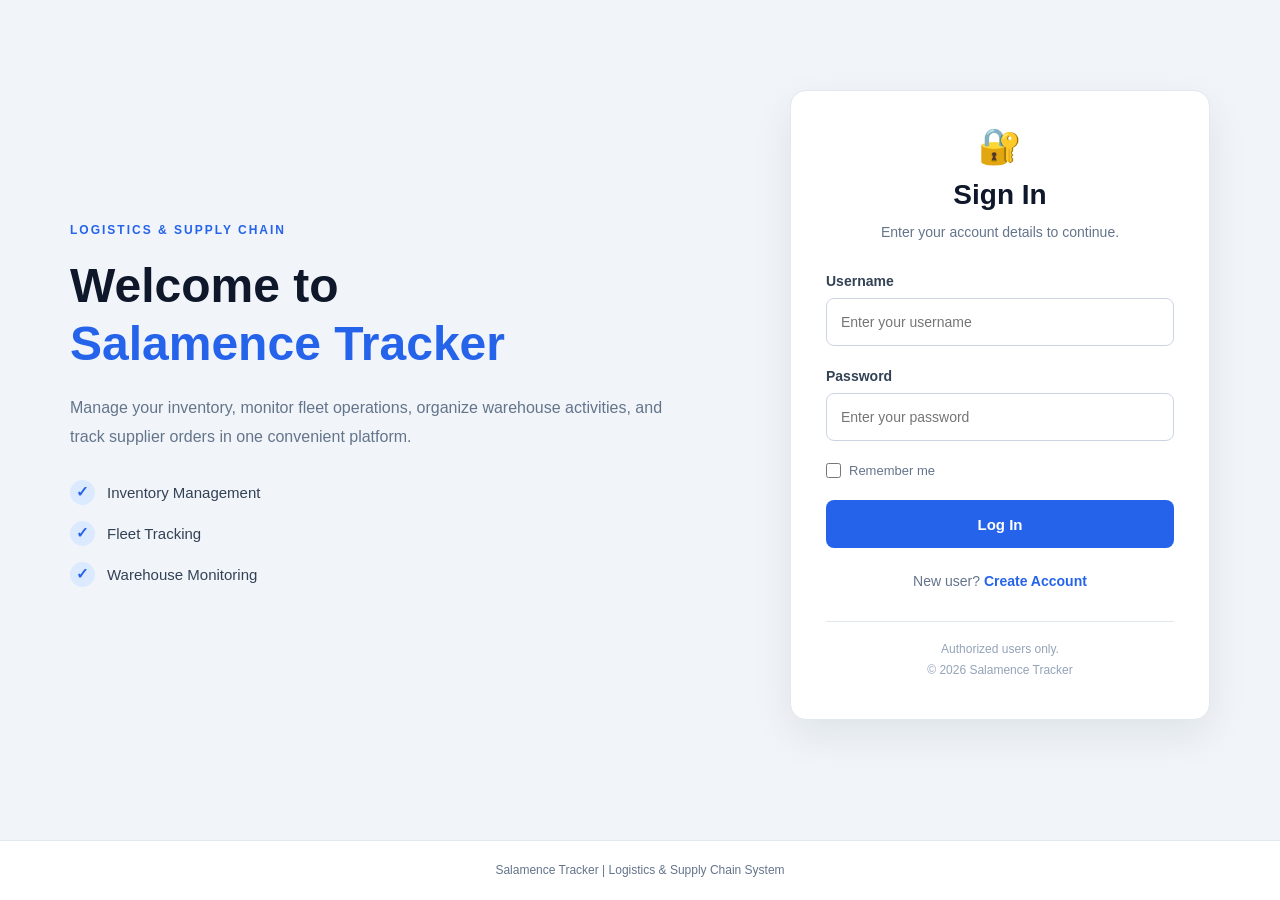
<file: index.html>
<!DOCTYPE html>
<html lang="en">
<head>
    <meta charset="UTF-8">
    <meta name="viewport" content="width=device-width, initial-scale=1.0">
    <title>Salamence Tracker | Logistics & Supply Chain</title>
    <link rel="stylesheet" href="style.css">

    <!-- LOGIN SESSION CHECK -->
    <script>
        if (sessionStorage.getItem("isLoggedIn") !== "true") {
            window.location.replace("login.html");
        }
    </script>
</head>
<body>

    <header class="main-navigation">
        <a href="index.html" class="brand-name">
            Salamence Tracker
        </a>

        <nav class="top-nav-links">
            <a href="about.html" class="top-nav-link">
                About
            </a>

            <a href="#" class="top-nav-link" id="logout-button">
                Logout
            </a>
        </nav>
    </header>

    <aside class="sidebar">

        <div class="logo">
            <h2>Salamence Tracker</h2>
            <p>Supply Chain System</p>
        </div>

        <nav>
            <a href="index.html" class="nav-link active">
                <span class="nav-icon">🏠</span>
                <span>Dashboard</span>
            </a>

            <a href="warehouse.html" class="nav-link">
                <span class="nav-icon">🏭</span>
                <span>Warehouse</span>
            </a>

            <a href="inventory.html" class="nav-link">
                <span class="nav-icon">📦</span>
                <span>Inventory Stocks</span>
            </a>

            <a href="fleet.html" class="nav-link">
                <span class="nav-icon">🚚</span>
                <span>Fleet Tracking</span>
            </a>

            <a href="suppliers.html" class="nav-link">
                <span class="nav-icon">🛒</span>
                <span>Supplier Orders</span>
            </a>

            <a href="ai-assistant.html" class="nav-link">
                <span class="nav-icon">🤖</span>
                <span>AI Assistant</span>
            </a>
        </nav>

        <div class="sidebar-footer">
            <p>Salamence Tracker</p>
            <p>Version 1.0</p>
        </div>

    </aside>

    <main class="main-content">

        <header class="topbar">
            <div>
                <h1>Dashboard</h1>
                <p>Logistics and Supply Chain Overview</p>
            </div>

            <div class="user-info">
                <span>Administrator</span>
            </div>
        </header>

        <section class="dashboard-cards">

            <article class="stat-card">
                <div class="stat-icon">📦</div>
                <div>
                    <p>Total Products</p>
                    <h2 id="total-products">0</h2>
                    <span>Products in inventory</span>
                </div>
            </article>

            <article class="stat-card">
                <div class="stat-icon">⚠️</div>
                <div>
                    <p>Low Stock Items</p>
                    <h2 id="low-stock">0</h2>
                    <span>Items need restocking</span>
                </div>
            </article>

            <article class="stat-card">
                <div class="stat-icon">🚚</div>
                <div>
                    <p>Active Vehicles</p>
                    <h2 id="active-vehicles">0</h2>
                    <span>Vehicles on delivery</span>
                </div>
            </article>

            <article class="stat-card">
                <div class="stat-icon">🛒</div>
                <div>
                    <p>Pending Orders</p>
                    <h2 id="pending-orders">0</h2>
                    <span>Orders awaiting processing</span>
                </div>
            </article>

        </section>
        <section class="content-card">

            <div class="section-header">
                <div>
                    <h2>Recent Shipments</h2>
                    <p>Latest shipment activities</p>
                </div>

                <button type="button" id="view-shipments">
                    View Shipments
                </button>
            </div>

            <div class="table-container">
                <table>
                    <thead>
                        <tr>
                            <th>Tracking Number</th>
                            <th>Destination</th>
                            <th>Vehicle</th>
                            <th>Status</th>
                        </tr>
                    </thead>

                    <tbody id="shipment-table">
                        <tr>
                            <td colspan="4">
                                No shipment records yet.
                            </td>
                        </tr>
                    </tbody>
                </table>
            </div>

        </section>

        <section class="content-card">

            <div class="section-header">
                <div>
                    <h2>Inventory Alerts</h2>
                    <p>Products that may need restocking</p>
                </div>

                <button type="button" id="view-inventory">
                    View Inventory
                </button>
            </div>

            <div class="table-container">
                <table>
                    <thead>
                        <tr>
                            <th>Product</th>
                            <th>SKU</th>
                            <th>Available Stock</th>
                            <th>Status</th>
                        </tr>
                    </thead>

                    <tbody id="inventory-alert-table">
                        <tr>
                            <td colspan="4">
                                No inventory records yet.
                            </td>
                        </tr>
                    </tbody>
                </table>
            </div>

        </section>

        <section class="ai-preview">

            <div>
                <h2>AI Supply Chain Assistant</h2>

                <p>
                    Get help analyzing inventory, monitoring orders,
                    and identifying possible delivery delays.
                </p>
            </div>

            <a href="ai-assistant.html" class="ai-button">
                Open AI Assistant
            </a>

        </section>

        <footer>
            <p>
                &copy; 2026 Salamence Tracker |
                Logistics & Supply Chain System
            </p>
        </footer>

    </main>

    <script src="script.js"></script>

</body>
</html>
</file>
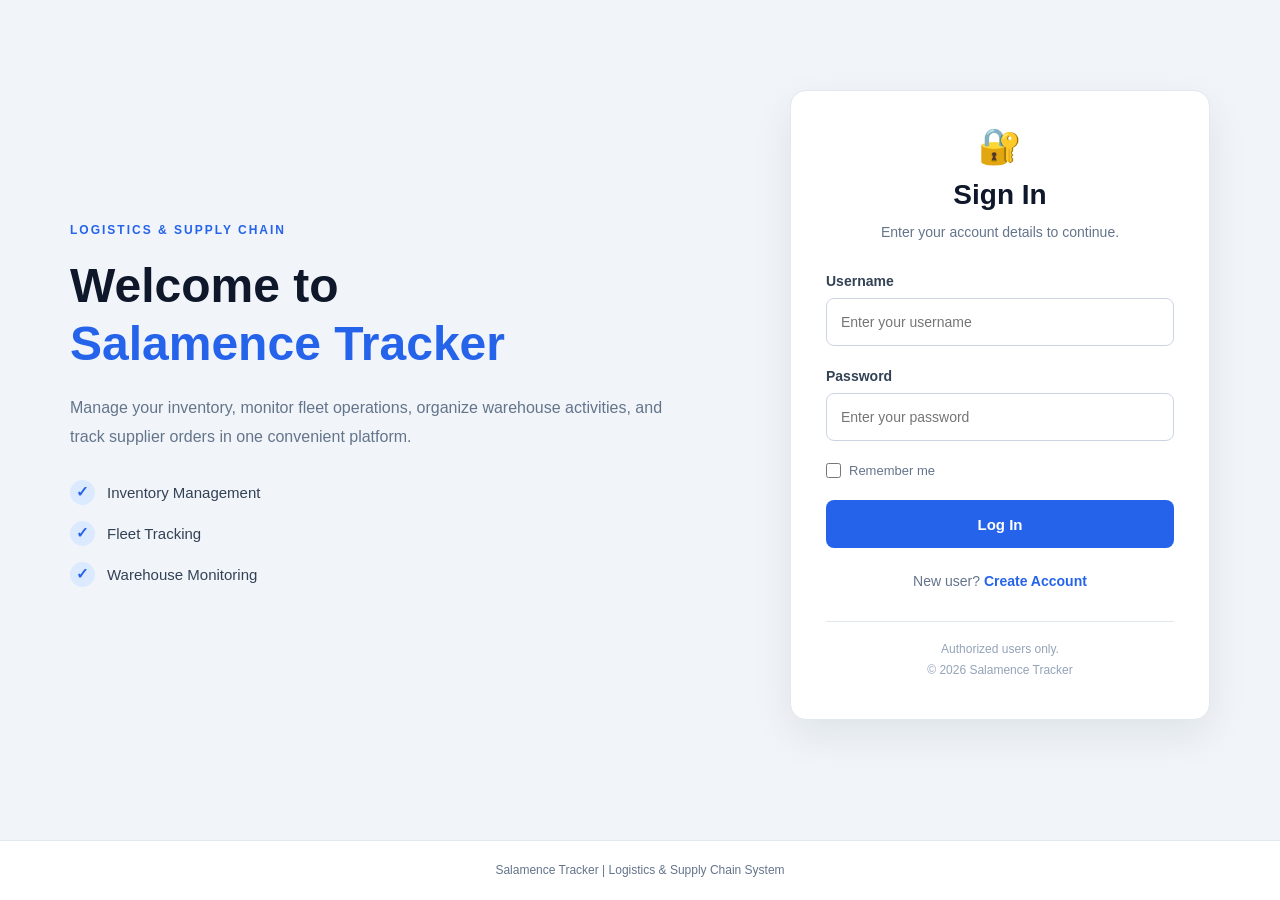
<file: about.html>
<!DOCTYPE html>
<html lang="en">
<head>
    <meta charset="UTF-8">
    <meta name="viewport" content="width=device-width, initial-scale=1.0">

    <title>Salamence Tracker | About</title>
    <link rel="stylesheet" href="style.css">

    <script>
        if (sessionStorage.getItem("isLoggedIn") !== "true") {
            window.location.replace("login.html");
        }
    </script>
</head>
<body>

    <header class="main-navigation">
        <a href="index.html" class="brand-name">
            Salamence Tracker
        </a>

        <nav class="top-nav-links">
            <a href="about.html" class="top-nav-link">
                About
            </a>

            <a href="#" class="top-nav-link" id="logout-button">
                Logout
            </a>
        </nav>
    </header>

    <aside class="sidebar">

        <div class="logo">
            <h2>Salamence Tracker</h2>
            <p>Supply Chain System</p>
        </div>

        <nav>
            <a href="index.html" class="nav-link">
                <span class="nav-icon">🏠</span>
                <span>Dashboard</span>
            </a>

            <a href="warehouse.html" class="nav-link">
                <span class="nav-icon">🏭</span>
                <span>Warehouse</span>
            </a>

            <a href="inventory.html" class="nav-link">
                <span class="nav-icon">📦</span>
                <span>Inventory Stocks</span>
            </a>

            <a href="fleet.html" class="nav-link">
                <span class="nav-icon">🚚</span>
                <span>Fleet Tracking</span>
            </a>

            <a href="suppliers.html" class="nav-link">
                <span class="nav-icon">🛒</span>
                <span>Supplier Orders</span>
            </a>

            <a href="ai-assistant.html" class="nav-link">
                <span class="nav-icon">🤖</span>
                <span>AI Assistant</span>
            </a>
        </nav>

        <div class="sidebar-footer">
            <p>Salamence Tracker</p>
            <p>Version 1.0</p>
        </div>

    </aside>

    <main class="main-content">

        <header class="topbar">
            <div>
                <h1>About Salamence Tracker</h1>
                <p>Logistics and Supply Chain Management System</p>
            </div>

            <div class="user-info">
                <span>Administrator</span>
            </div>
        </header>

        <section class="content-card">
            <h2>Who We Are</h2>
            <p>
                Salamence Tracker is a logistics and supply chain
                management system designed to help organize warehouse
                operations, inventory stocks, vehicle tracking, and
                supplier orders in one platform.
            </p>
        </section>

        <section class="dashboard-cards">

            <article class="stat-card">
                <div class="stat-icon">🎯</div>
                <div>
                    <h2>Our Mission</h2>
                    <p>
                        To make logistics operations easier by helping
                        users manage inventory, monitor deliveries,
                        and organize supply chain activities efficiently.
                    </p>
                </div>
            </article>

            <article class="stat-card">
                <div class="stat-icon">🔭</div>
                <div>
                    <h2>Our Vision</h2>
                    <p>
                        To provide an organized and reliable platform
                        for managing logistics information and supporting
                        better supply chain decisions.
                    </p>
                </div>
            </article>

        </section>

        <section class="content-card">
            <h2>Our System Features</h2>

            <div class="table-container">
                <table>
                    <thead>
                        <tr>
                            <th>Feature</th>
                            <th>Description</th>
                        </tr>
                    </thead>

                    <tbody>
                        <tr>
                            <td>Dashboard</td>
                            <td>Overview of logistics activities.</td>
                        </tr>
                        <tr>
                            <td>Warehouse</td>
                            <td>Organization of warehouse information.</td>
                        </tr>
                        <tr>
                            <td>Inventory Stocks</td>
                            <td>Management of products and stock levels.</td>
                        </tr>
                        <tr>
                            <td>Fleet Tracking</td>
                            <td>Monitoring of vehicles and deliveries.</td>
                        </tr>
                        <tr>
                            <td>Supplier Orders</td>
                            <td>Organization of supplier orders.</td>
                        </tr>
                        <tr>
                            <td>AI Assistant</td>
                            <td>Assistance with supply chain tasks.</td>
                        </tr>
                    </tbody>
                </table>
            </div>
        </section>

        <section class="ai-preview">
            <div>
                <h2>Our Purpose</h2>
                <p>
                    Our goal is to make supply chain information easier
                    to access, understand, and manage.
                </p>
            </div>

            <a href="index.html" class="ai-button">
                Back to Dashboard
            </a>
        </section>

        <footer>
            <p>
                &copy; 2026 Salamence Tracker |
                Logistics & Supply Chain System
            </p>
        </footer>

    </main>
    <script src="script.js"></script>

</body>
</html>
</file>
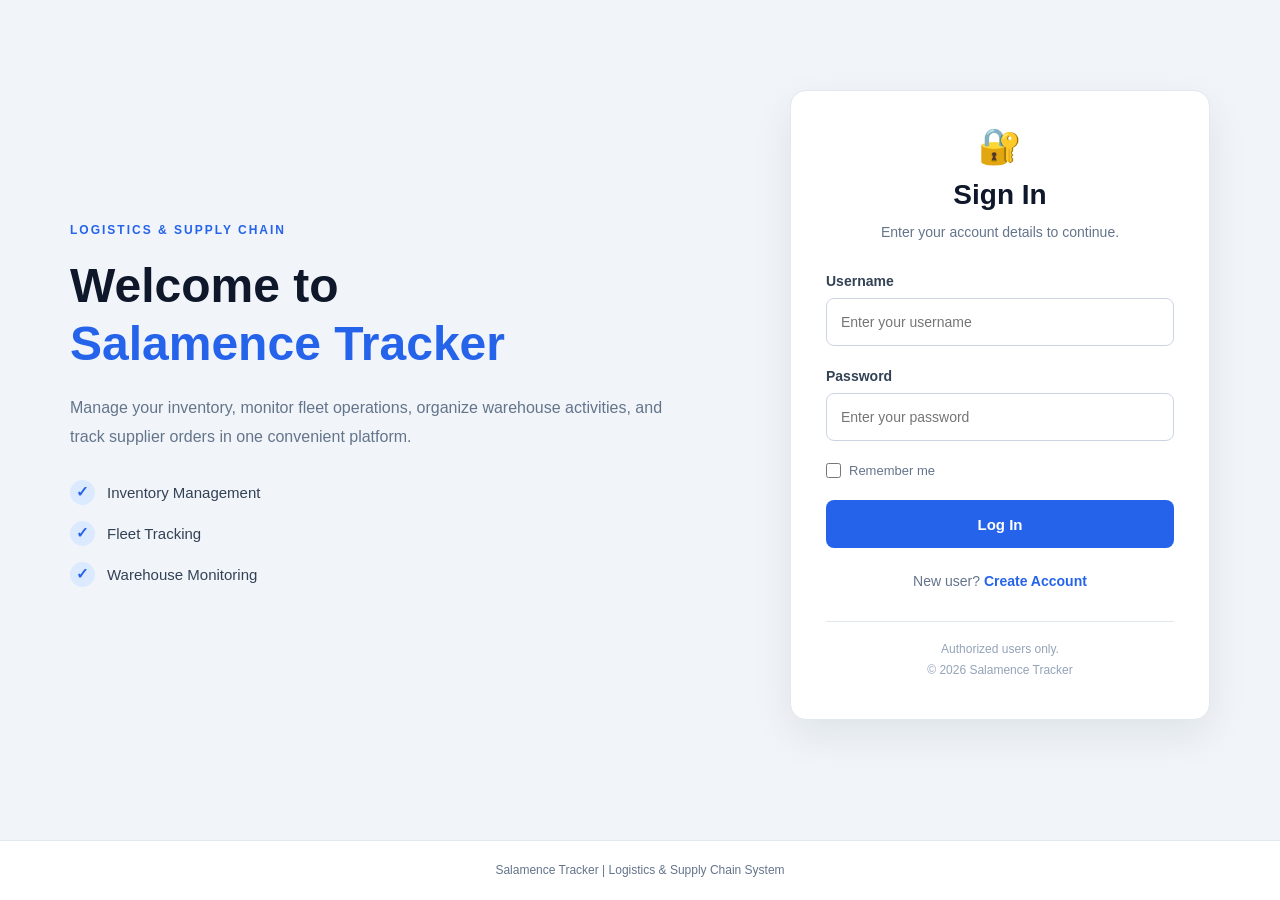
<file: ai-assistant.html>
<!DOCTYPE html>
<html lang="en">
<head>
    <meta charset="UTF-8">
    <meta name="viewport" content="width=device-width, initial-scale=1.0">

    <title>Salamence Tracker | AI Assistant</title>
    <link rel="stylesheet" href="style.css">

    <script>
        if (sessionStorage.getItem("isLoggedIn") !== "true") {
            window.location.replace("login.html");
        }
    </script>
</head>
<body>

    <header class="main-navigation">
        <a href="index.html" class="brand-name">
            Salamence Tracker
        </a>

        <nav class="top-nav-links">
            <a href="about.html" class="top-nav-link">About</a>
            <a href="#" class="top-nav-link" id="logout-button">Logout</a>
        </nav>
    </header>

    <aside class="sidebar">

        <div class="logo">
            <h2>Salamence Tracker</h2>
            <p>Supply Chain System</p>
        </div>

        <nav>
            <a href="index.html" class="nav-link">
                <span class="nav-icon">🏠</span>
                <span>Dashboard</span>
            </a>

            <a href="warehouse.html" class="nav-link">
                <span class="nav-icon">🏭</span>
                <span>Warehouse</span>
            </a>

            <a href="inventory.html" class="nav-link">
                <span class="nav-icon">📦</span>
                <span>Inventory Stocks</span>
            </a>

            <a href="fleet.html" class="nav-link">
                <span class="nav-icon">🚚</span>
                <span>Fleet Tracking</span>
            </a>

            <a href="suppliers.html" class="nav-link">
                <span class="nav-icon">🛒</span>
                <span>Supplier Orders</span>
            </a>

            <a href="ai-assistant.html" class="nav-link active">
                <span class="nav-icon">🤖</span>
                <span>AI Assistant</span>
            </a>
        </nav>

        <div class="sidebar-footer">
            <p>Salamence Tracker</p>
            <p>Version 1.0</p>
        </div>

    </aside>

    <main class="main-content">

        <header class="topbar">
            <div>
                <h1>AI Supply Chain Assistant</h1>
                <p>Ask questions about logistics and supply chain operations.</p>
            </div>

            <div class="user-info">
                <span>Administrator</span>
            </div>
        </header>

        <section class="content-card">
            <div class="stat-icon">🤖</div>
            <h2>How Can I Help You?</h2>
            <p>
                Welcome to the Salamence Tracker AI Assistant.
                You can ask questions about inventory management,
                warehouse operations, delivery tracking, and supplier orders.
            </p>
        </section>

        <section class="content-card">
            <h2>Suggested Questions</h2>

            <div class="dashboard-cards">

                <article class="stat-card">
                    <div class="stat-icon">📦</div>
                    <div>
                        <h2>Inventory</h2>
                        <p>How can I manage low-stock products?</p>
                    </div>
                </article>

                <article class="stat-card">
                    <div class="stat-icon">🚚</div>
                    <div>
                        <h2>Delivery</h2>
                        <p>How can I monitor delivery status?</p>
                    </div>
                </article>

                <article class="stat-card">
                    <div class="stat-icon">🏭</div>
                    <div>
                        <h2>Warehouse</h2>
                        <p>How can I organize warehouse operations?</p>
                    </div>
                </article>

                <article class="stat-card">
                    <div class="stat-icon">🛒</div>
                    <div>
                        <h2>Supplier Orders</h2>
                        <p>How can I track pending supplier orders?</p>
                    </div>
                </article>

            </div>
        </section>

        <section class="content-card">

            <h2>Chat with AI Assistant</h2>
            <p>Type your question in the box below.</p>

            <div id="chat-messages"
                 style="min-height: 180px; max-height: 350px; overflow-y: auto; padding: 15px; margin: 20px 0; background: #f4f7fb; border-radius: 10px;">

                <p>
                    <strong>AI Assistant:</strong>
                    Hello! How can I help you with your supply chain tasks today?
                </p>

            </div>

            <form id="ai-chat-form"
                  style="display: flex; gap: 10px;">

                <input
                    type="text"
                    id="ai-chat-input"
                    placeholder="Type your question here..."
                    required
                    style="flex: 1; min-width: 0; padding: 12px; border: 1px solid #ccc; border-radius: 8px;"
                >

                <button type="submit" id="ai-send-button">
                    Send
                </button>

            </form>

            <p id="ai-chat-status"
               style="margin-top: 10px; color: #666;">
            </p>

        </section>

        <footer>
            <p>
                &copy; 2026 Salamence Tracker |
                Logistics & Supply Chain System
            </p>
        </footer>

    </main>

    <script src="ai-assistant.js"></script>

</body>
</html>
</file>
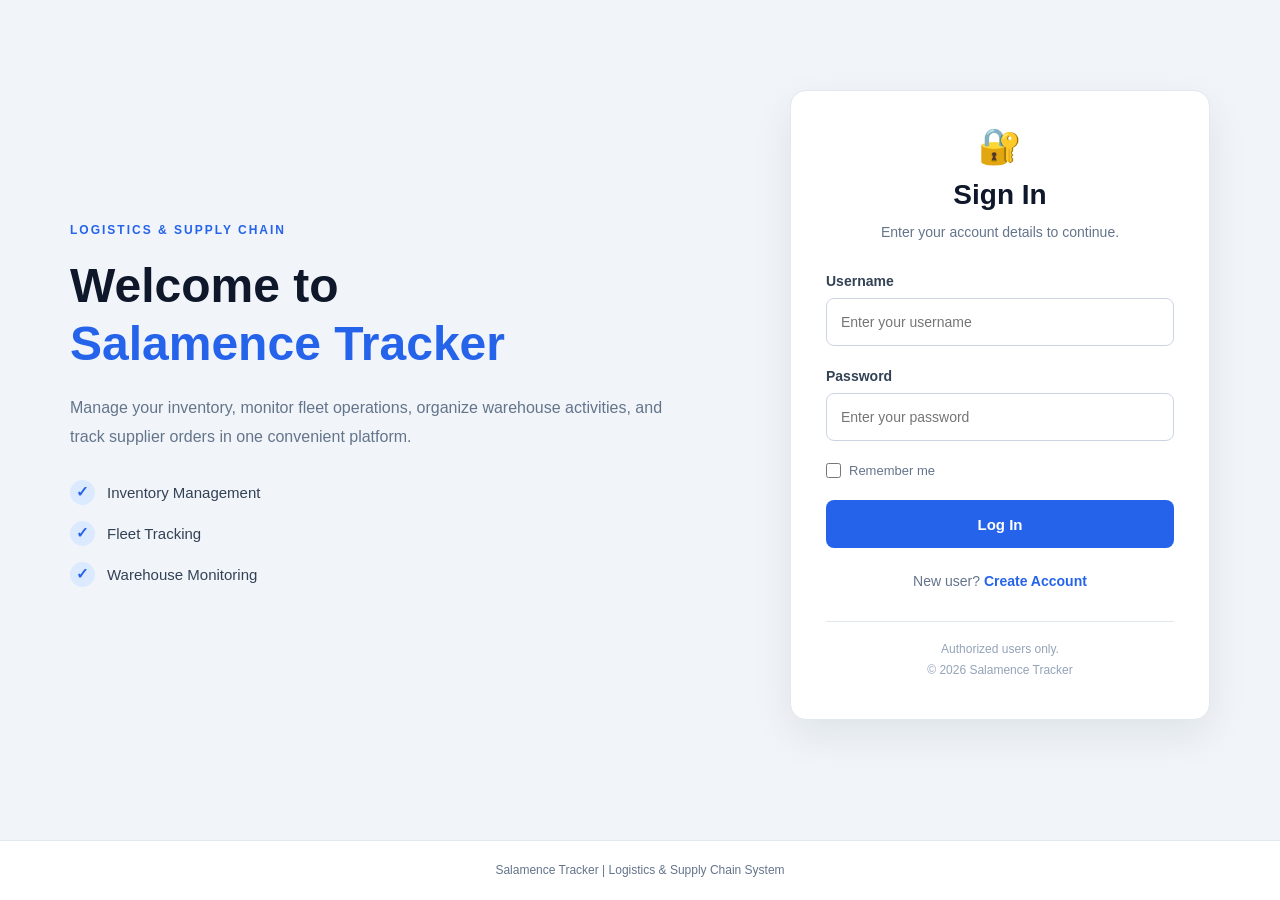
<file: inventory.html>
<!DOCTYPE html>
<html lang="en">
<head>
    <meta charset="UTF-8">
    <meta name="viewport" content="width=device-width, initial-scale=1.0">

    <title>Salamence Tracker | Inventory Stocks</title>
    <link rel="stylesheet" href="style.css">

    <!-- LOGIN SESSION CHECK -->
    <script>
        if (sessionStorage.getItem("isLoggedIn") !== "true") {
            window.location.replace("login.html");
        }
    </script>
</head>
<body>

    <header class="main-navigation">
        <a href="index.html" class="brand-name">
            Salamence Tracker
        </a>

        <nav class="top-nav-links">
            <a href="about.html" class="top-nav-link">About</a>
            <a href="#" class="top-nav-link" id="logout-button">Logout</a>
        </nav>
    </header>

    <aside class="sidebar">

        <div class="logo">
            <h2>Salamence Tracker</h2>
            <p>Supply Chain System</p>
        </div>

        <nav>
            <a href="index.html" class="nav-link">
                <span class="nav-icon">🏠</span>
                <span>Dashboard</span>
            </a>

            <a href="warehouse.html" class="nav-link">
                <span class="nav-icon">🏭</span>
                <span>Warehouse</span>
            </a>

            <a href="inventory.html" class="nav-link active">
                <span class="nav-icon">📦</span>
                <span>Inventory Stocks</span>
            </a>

            <a href="fleet.html" class="nav-link">
                <span class="nav-icon">🚚</span>
                <span>Fleet Tracking</span>
            </a>

            <a href="suppliers.html" class="nav-link">
                <span class="nav-icon">🛒</span>
                <span>Supplier Orders</span>
            </a>

            <a href="ai-assistant.html" class="nav-link">
                <span class="nav-icon">🤖</span>
                <span>AI Assistant</span>
            </a>
        </nav>

        <div class="sidebar-footer">
            <p>Salamence Tracker</p>
            <p>Version 1.0</p>
        </div>

    </aside>

    <main class="main-content">

        <header class="topbar">
            <div>
                <h1>Inventory Stocks</h1>
                <p>Manage products and monitor available stock.</p>
            </div>

            <div class="user-info">
                <span>Administrator</span>
            </div>
        </header>

        <section class="dashboard-cards">

            <article class="stat-card">
                <div class="stat-icon">📦</div>
                <div>
                    <p>Total Products</p>
                    <h2 id="total-products">0</h2>
                    <span>Registered products</span>
                </div>
            </article>

            <article class="stat-card">
                <div class="stat-icon">✅</div>
                <div>
                    <p>In Stock</p>
                    <h2 id="in-stock">0</h2>
                    <span>Products with sufficient stock</span>
                </div>
            </article>

            <article class="stat-card">
                <div class="stat-icon">⚠️</div>
                <div>
                    <p>Low Stock Items</p>
                    <h2 id="low-stock">0</h2>
                    <span>Products needing restock</span>
                </div>
            </article>

            <article class="stat-card">
                <div class="stat-icon">❌</div>
                <div>
                    <p>Out of Stock</p>
                    <h2 id="out-of-stock">0</h2>
                    <span>Products unavailable</span>
                </div>
            </article>

        </section>

        <section class="content-card">

            <div class="section-header">
                <div>
                    <h2>Inventory Records</h2>
                    <p>List of products and their available quantities.</p>
                </div>
            </div>

            <div class="table-container">
                <table>
                    <thead>
                        <tr>
                            <th>Product ID</th>
                            <th>Product Name</th>
                            <th>SKU</th>
                            <th>Category</th>
                            <th>Quantity</th>
                            <th>Status</th>
                        </tr>
                    </thead>

                    <tbody id="inventory-table">
                        <tr>
                            <td colspan="6">
                                No inventory records yet.
                            </td>
                        </tr>
                    </tbody>
                </table>
            </div>

        </section>

        <footer>
            <p>
                &copy; 2026 Salamence Tracker |
                Logistics & Supply Chain System
            </p>
        </footer>

    </main>

    <script src="script.js"></script>
    <script src="inventory.js"></script>

</body>
</html>
</file>
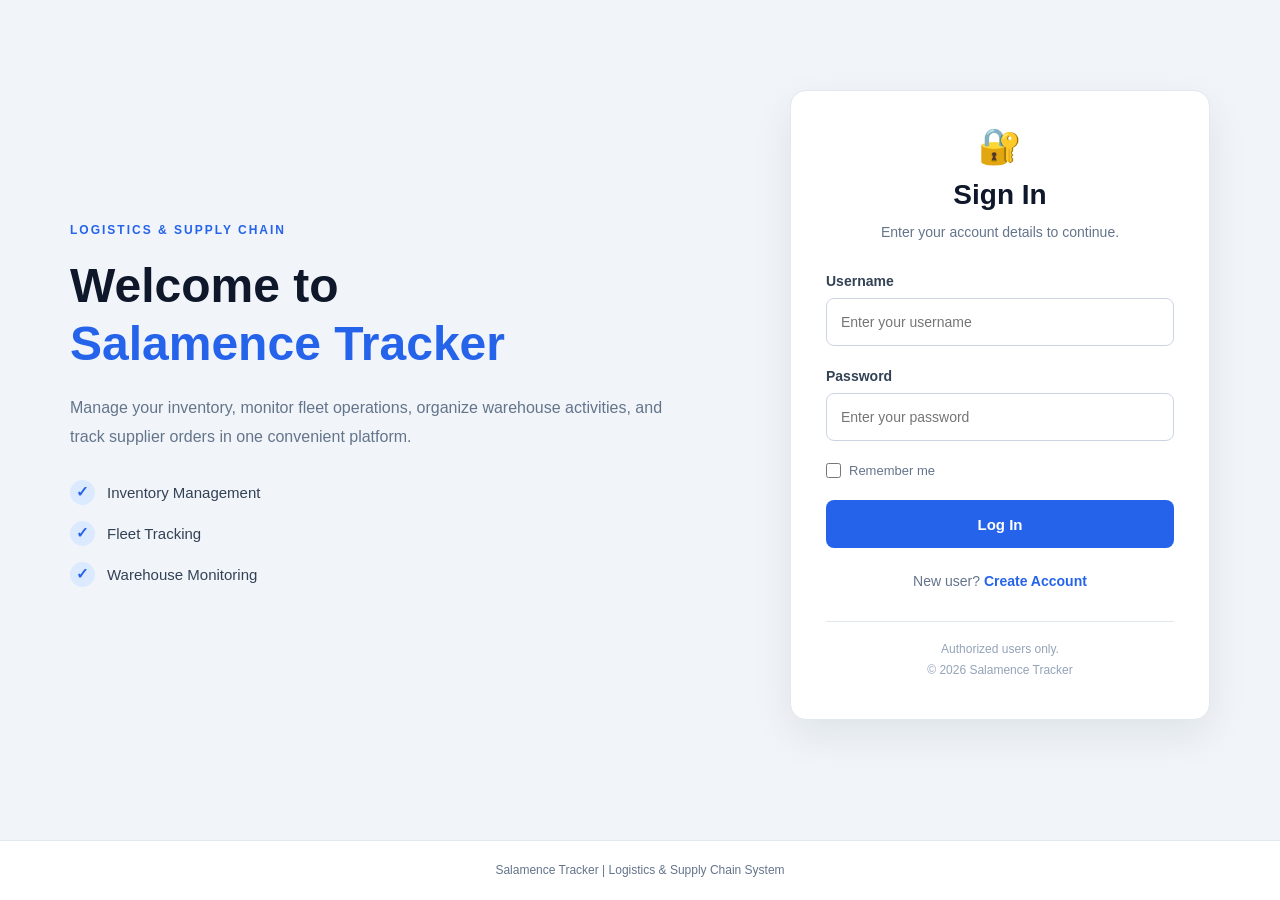
<file: login.html>
<!DOCTYPE html>
<html lang="en">
<head>
    <meta charset="UTF-8">
    <meta name="viewport" content="width=device-width, initial-scale=1.0">
    <title>Login | Salamence Tracker</title>
    <link rel="stylesheet" href="login.css">
</head>
<body>

    <main class="login-container">

        <section class="welcome-section">
            <p class="eyebrow">LOGISTICS & SUPPLY CHAIN</p>

            <h1>
                Welcome to<br>
                <span>Salamence Tracker</span>
            </h1>

            <p class="welcome-text">
                Manage your inventory, monitor fleet operations,
                organize warehouse activities, and track supplier orders
                in one convenient platform.
            </p>

            <div class="feature-list">
                <div class="feature">
                    <span class="feature-icon">✓</span>
                    Inventory Management
                </div>

                <div class="feature">
                    <span class="feature-icon">✓</span>
                    Fleet Tracking
                </div>

                <div class="feature">
                    <span class="feature-icon">✓</span>
                    Warehouse Monitoring
                </div>
            </div>
        </section>

        <section class="login-card">

            <div class="login-heading">
                <div class="login-icon">🔐</div>
                <h2>Sign In</h2>
                <p>Enter your account details to continue.</p>
            </div>

            <form id="login-form">
                <div class="form-group">
                    <label for="username">Username</label>
                    <input
                        type="text"
                        id="username"
                        name="username"
                        placeholder="Enter your username"
                        required
                    >
                </div>

                <div class="form-group">
                    <label for="password">Password</label>
                    <input
                        type="password"
                        id="password"
                        name="password"
                        placeholder="Enter your password"
                        required
                    >
                </div>

                <div class="form-options">
                    <label class="remember">
                        <input type="checkbox" id="remember">
                        Remember me
                    </label>
                </div>

                <button type="submit" class="login-button">
                    Log In
                </button>

                <p id="login-message" class="login-message"></p>
            </form>

            <p class="account-switch">
                New user?
                <a href="register.html">Create Account</a>
            </p>

            <div class="login-footer">
                <p>Authorized users only.</p>
                <p>© 2026 Salamence Tracker</p>
            </div>

        </section>
    </main>

    <footer>
        Salamence Tracker | Logistics & Supply Chain System
    </footer>

    <script src="login.js"></script>

</body>
</html>
</file>
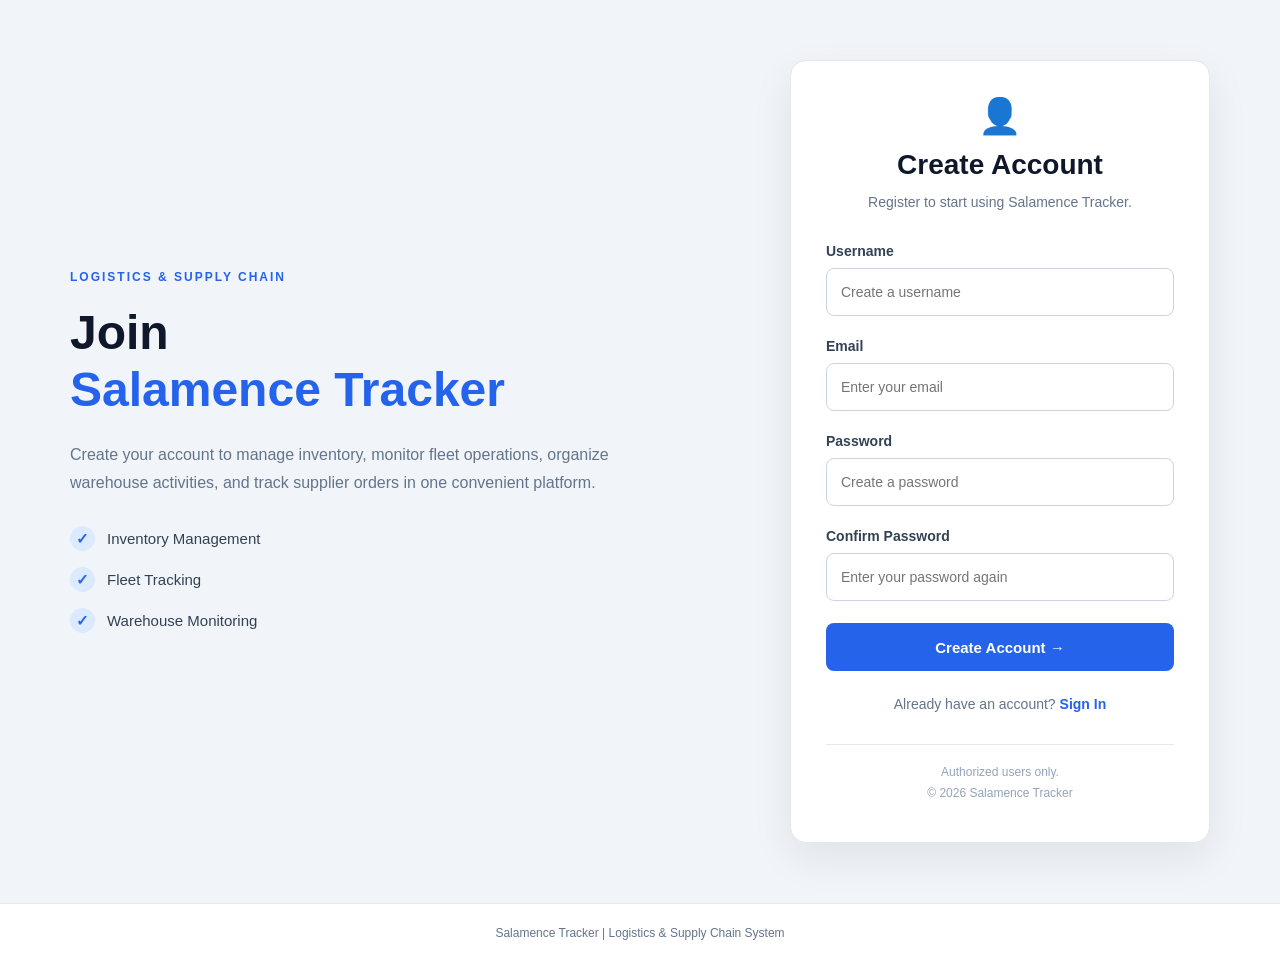
<file: register.html>
<!DOCTYPE html>
<html lang="en">
<head>
    <meta charset="UTF-8">
    <meta name="viewport" content="width=device-width, initial-scale=1.0">
    <title>Create Account | Salamence Tracker</title>
    <link rel="stylesheet" href="register.css">
</head>
<body>

    <main class="login-container">

        <section class="welcome-section">
            <p class="eyebrow">LOGISTICS & SUPPLY CHAIN</p>

            <h1>
                Join<br>
                <span>Salamence Tracker</span>
            </h1>

            <p class="welcome-text">
                Create your account to manage inventory, monitor fleet
                operations, organize warehouse activities, and track
                supplier orders in one convenient platform.
            </p>

            <div class="feature-list">
                <div class="feature">
                    <span class="feature-icon">✓</span>
                    Inventory Management
                </div>

                <div class="feature">
                    <span class="feature-icon">✓</span>
                    Fleet Tracking
                </div>

                <div class="feature">
                    <span class="feature-icon">✓</span>
                    Warehouse Monitoring
                </div>
            </div>
        </section>

        <section class="login-card">

            <div class="login-heading">
                <div class="login-icon">👤</div>
                <h2>Create Account</h2>
                <p>Register to start using Salamence Tracker.</p>
            </div>

            <form id="register-form">

                <div class="form-group">
                    <label for="new-username">Username</label>
                    <input
                        type="text"
                        id="new-username"
                        name="username"
                        placeholder="Create a username"
                        minlength="3"
                        required
                    >
                </div>

                <div class="form-group">
                    <label for="new-email">Email</label>
                    <input
                        type="email"
                        id="new-email"
                        name="email"
                        placeholder="Enter your email"
                        required
                    >
                </div>

                <div class="form-group">
                    <label for="new-password">Password</label>
                    <input
                        type="password"
                        id="new-password"
                        name="password"
                        placeholder="Create a password"
                        minlength="6"
                        required
                    >
                </div>

                <div class="form-group">
                    <label for="confirm-password">Confirm Password</label>
                    <input
                        type="password"
                        id="confirm-password"
                        name="confirm-password"
                        placeholder="Enter your password again"
                        minlength="6"
                        required
                    >
                </div>

                <button type="submit" class="login-button">
                    Create Account →
                </button>

                <p id="register-message" class="login-message"></p>

            </form>

            <p class="account-switch">
                Already have an account?
                <a href="login.html">Sign In</a>
            </p>

            <div class="login-footer">
                <p>Authorized users only.</p>
                <p>© 2026 Salamence Tracker</p>
            </div>

        </section>
    </main>

    <footer>
        Salamence Tracker | Logistics & Supply Chain System
    </footer>

    <script src="register.js"></script>

</body>
</html>
</file>
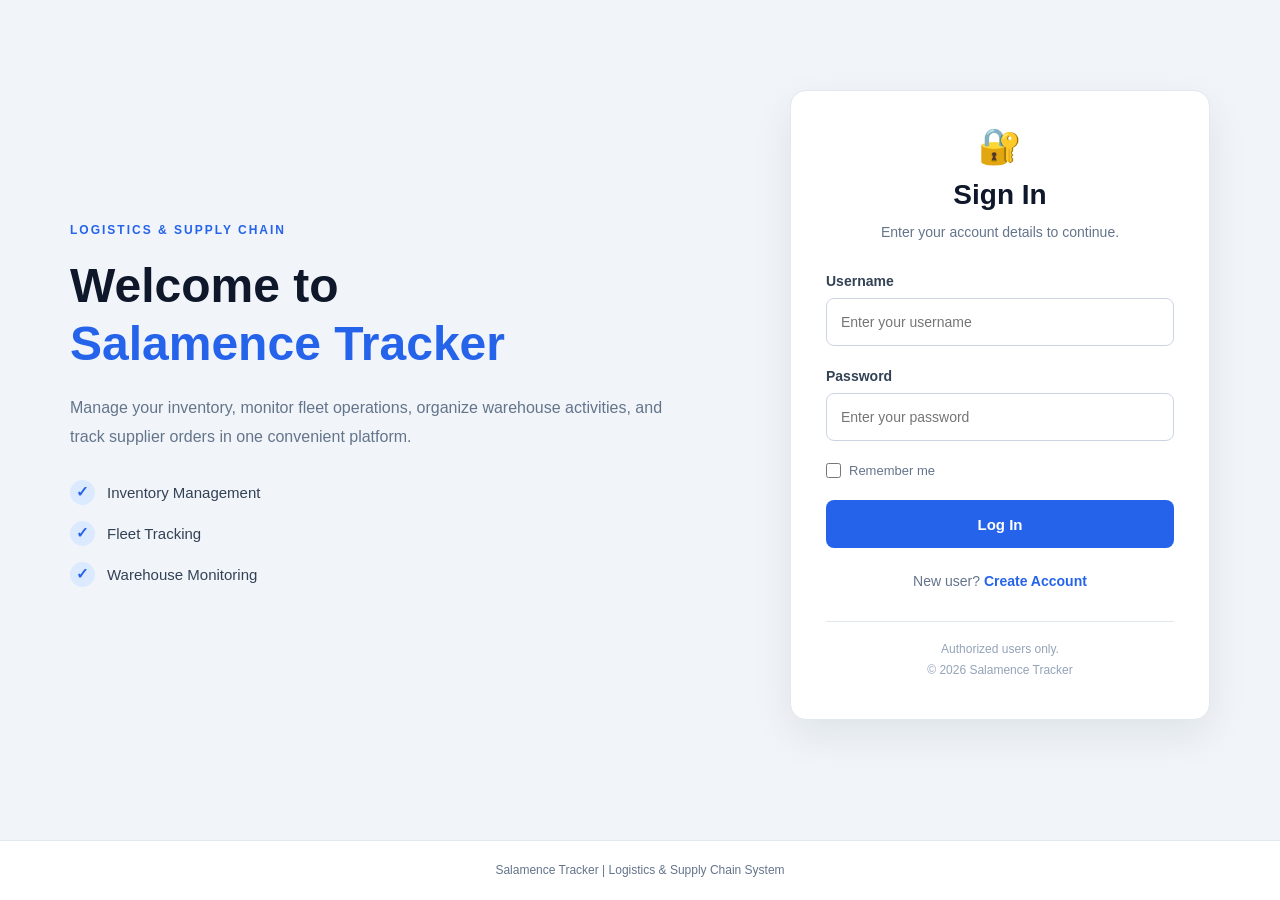
<file: suppliers.html>
<!DOCTYPE html>
<html lang="en">
<head>
    <meta charset="UTF-8">
    <meta name="viewport" content="width=device-width, initial-scale=1.0">

    <title>Salamence Tracker | Supplier Orders</title>
    <link rel="stylesheet" href="style.css">

    <script>
        if (sessionStorage.getItem("isLoggedIn") !== "true") {
            window.location.replace("login.html");
        }
    </script>
</head>
<body>
    <header class="main-navigation">
        <a href="index.html" class="brand-name">
            Salamence Tracker
        </a>

        <nav class="top-nav-links">
            <a href="about.html" class="top-nav-link">About</a>
            <a href="#" class="top-nav-link" id="logout-button">Logout</a>
        </nav>
    </header>

    <aside class="sidebar">

        <div class="logo">
            <h2>Salamence Tracker</h2>
            <p>Supply Chain System</p>
        </div>

        <nav>
            <a href="index.html" class="nav-link">
                <span class="nav-icon">🏠</span>
                <span>Dashboard</span>
            </a>

            <a href="warehouse.html" class="nav-link">
                <span class="nav-icon">🏭</span>
                <span>Warehouse</span>
            </a>

            <a href="inventory.html" class="nav-link">
                <span class="nav-icon">📦</span>
                <span>Inventory Stocks</span>
            </a>

            <a href="fleet.html" class="nav-link">
                <span class="nav-icon">🚚</span>
                <span>Fleet Tracking</span>
            </a>

            <a href="suppliers.html" class="nav-link active">
                <span class="nav-icon">🛒</span>
                <span>Supplier Orders</span>
            </a>

            <a href="ai-assistant.html" class="nav-link">
                <span class="nav-icon">🤖</span>
                <span>AI Assistant</span>
            </a>
        </nav>

        <div class="sidebar-footer">
            <p>Salamence Tracker</p>
            <p>Version 1.0</p>
        </div>

    </aside>

    <main class="main-content">

        <header class="topbar">
            <div>
                <h1>Supplier Orders</h1>
                <p>Manage suppliers and monitor purchase orders.</p>
            </div>

            <div class="user-info">
                <span>Administrator</span>
            </div>
        </header>

        <section class="dashboard-cards">

            <article class="stat-card">
                <div class="stat-icon">🛒</div>
                <div>
                    <p>Total Suppliers</p>
                    <h2 id="total-suppliers">0</h2>
                    <span>Registered suppliers</span>
                </div>
            </article>

            <article class="stat-card">
                <div class="stat-icon">📋</div>
                <div>
                    <p>Total Orders</p>
                    <h2 id="total-orders">0</h2>
                    <span>Recorded purchase orders</span>
                </div>
            </article>

            <article class="stat-card">
                <div class="stat-icon">⏳</div>
                <div>
                    <p>Pending Orders</p>
                    <h2 id="pending-orders">0</h2>
                    <span>Orders awaiting processing</span>
                </div>
            </article>

            <article class="stat-card">
                <div class="stat-icon">✅</div>
                <div>
                    <p>Completed Orders</p>
                    <h2 id="completed-orders">0</h2>
                    <span>Orders already received</span>
                </div>
            </article>

        </section>
        <section class="content-card">

            <div class="section-header">
                <div>
                    <h2>Supplier Records</h2>
                    <p>List of registered suppliers.</p>
                </div>
            </div>

            <div class="table-container">
                <table>
                    <thead>
                        <tr>
                            <th>Supplier ID</th>
                            <th>Supplier Name</th>
                            <th>Contact Number</th>
                            <th>Email</th>
                            <th>Address</th>
                        </tr>
                    </thead>

                    <tbody id="supplier-table">
                        <tr>
                            <td colspan="5">
                                No supplier records yet.
                            </td>
                        </tr>
                    </tbody>
                </table>
            </div>

        </section>

        <section class="content-card">

            <div class="section-header">
                <div>
                    <h2>Purchase Orders</h2>
                    <p>Monitor supplier order status.</p>
                </div>
            </div>

            <div class="table-container">
                <table>
                    <thead>
                        <tr>
                            <th>Order ID</th>
                            <th>Supplier Name</th>
                            <th>Order Date</th>
                            <th>Total Amount</th>
                            <th>Status</th>
                        </tr>
                    </thead>

                    <tbody id="supplier-orders-table">
                        <tr>
                            <td colspan="5">
                                No purchase orders yet.
                            </td>
                        </tr>
                    </tbody>
                </table>
            </div>

        </section>
        <footer>
            <p>
                &copy; 2026 Salamence Tracker |
                Logistics & Supply Chain System
            </p>
        </footer>

    </main>
    <script src="script.js"></script>
    <script src="suppliers.js"></script>

</body>
</html>
</file>
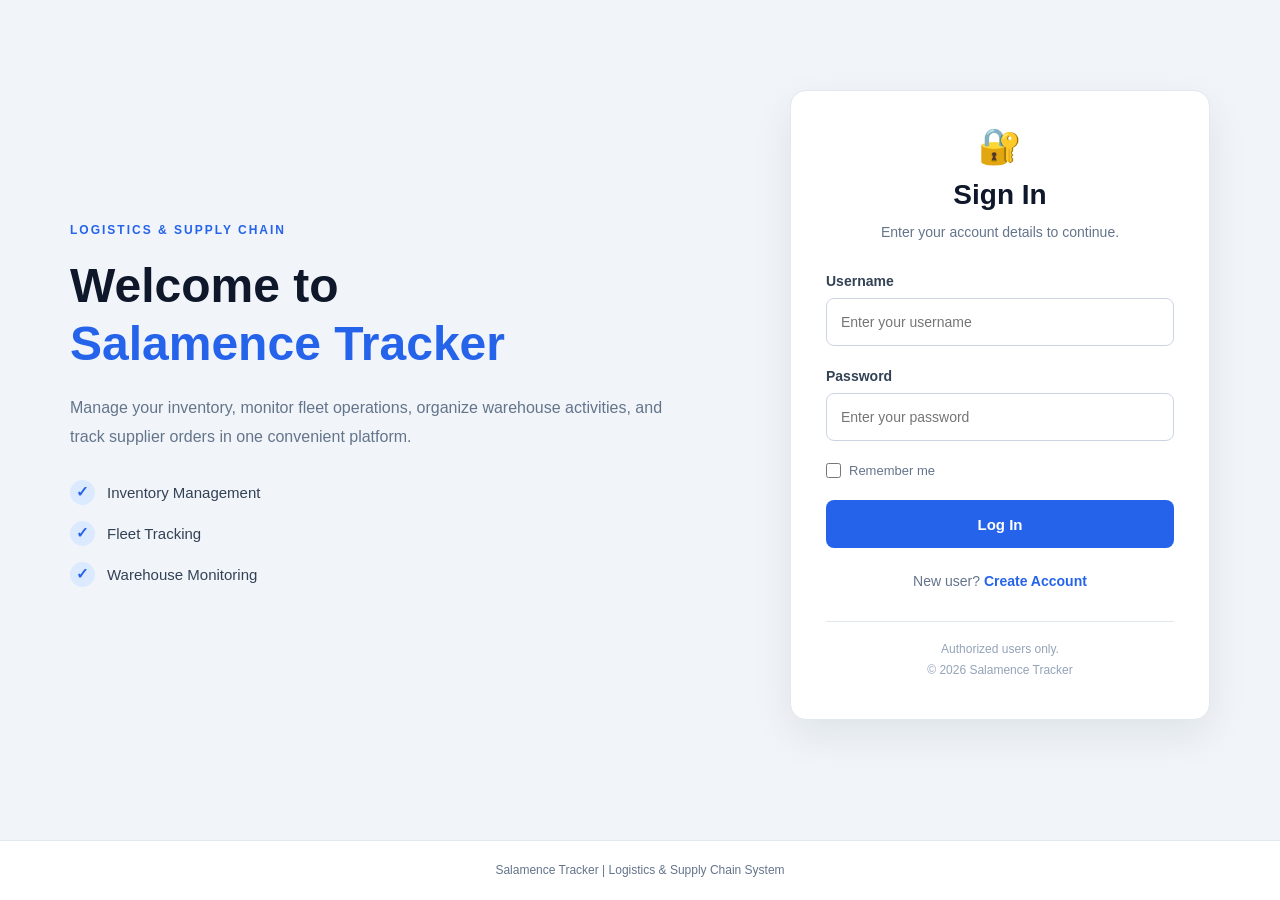
<file: warehouse.html>
<!DOCTYPE html>
<html lang="en">
<head>
    <meta charset="UTF-8">
    <meta name="viewport" content="width=device-width, initial-scale=1.0">

    <title>Salamence Tracker | Warehouse</title>
    <link rel="stylesheet" href="style.css">

    <script>
        if (sessionStorage.getItem("isLoggedIn") !== "true") {
            window.location.replace("login.html");
        }
    </script>
</head>
<body>

    <header class="main-navigation">
        <a href="index.html" class="brand-name">
            Salamence Tracker
        </a>

        <nav class="top-nav-links">
            <a href="about.html" class="top-nav-link">About</a>
            <a href="#" class="top-nav-link" id="logout-button">Logout</a>
        </nav>
    </header>
    <aside class="sidebar">

        <div class="logo">
            <h2>Salamence Tracker</h2>
            <p>Supply Chain System</p>
        </div>

        <nav>
            <a href="index.html" class="nav-link">
                <span class="nav-icon">🏠</span>
                <span>Dashboard</span>
            </a>

            <a href="warehouse.html" class="nav-link active">
                <span class="nav-icon">🏭</span>
                <span>Warehouse</span>
            </a>

            <a href="inventory.html" class="nav-link">
                <span class="nav-icon">📦</span>
                <span>Inventory Stocks</span>
            </a>

            <a href="fleet.html" class="nav-link">
                <span class="nav-icon">🚚</span>
                <span>Fleet Tracking</span>
            </a>

            <a href="suppliers.html" class="nav-link">
                <span class="nav-icon">🛒</span>
                <span>Supplier Orders</span>
            </a>

            <a href="ai-assistant.html" class="nav-link">
                <span class="nav-icon">🤖</span>
                <span>AI Assistant</span>
            </a>
        </nav>

        <div class="sidebar-footer">
            <p>Salamence Tracker</p>
            <p>Version 1.0</p>
        </div>

    </aside>

    <main class="main-content">

        <header class="topbar">
            <div>
                <h1>Warehouse Management</h1>
                <p>Manage and monitor warehouse information.</p>
            </div>

            <div class="user-info">
                <span>Administrator</span>
            </div>
        </header>
        <section class="dashboard-cards">

            <article class="stat-card">
                <div class="stat-icon">🏭</div>
                <div>
                    <p>Total Warehouses</p>
                    <h2 id="total-warehouses">0</h2>
                    <span>Registered warehouses</span>
                </div>
            </article>

            <article class="stat-card">
                <div class="stat-icon">📦</div>
                <div>
                    <p>Stored Products</p>
                    <h2 id="stored-products">0</h2>
                    <span>Products in storage</span>
                </div>
            </article>

            <article class="stat-card">
                <div class="stat-icon">📍</div>
                <div>
                    <p>Warehouse Locations</p>
                    <h2 id="warehouse-locations">0</h2>
                    <span>Registered locations</span>
                </div>
            </article>

        </section>
        <section class="content-card">

            <div class="section-header">
                <div>
                    <h2>Warehouse Records</h2>
                    <p>List of registered warehouse locations.</p>
                </div>
            </div>

            <div class="table-container">
                <table>
                    <thead>
                        <tr>
                            <th>Warehouse ID</th>
                            <th>Warehouse Name</th>
                            <th>Location</th>
                            <th>Status</th>
                        </tr>
                    </thead>

                    <tbody id="warehouse-table">
                        <tr>
                            <td colspan="4">
                                No warehouse records yet.
                            </td>
                        </tr>
                    </tbody>
                </table>
            </div>

        </section>
        <footer>
            <p>
                &copy; 2026 Salamence Tracker |
                Logistics & Supply Chain System
            </p>
        </footer>

    </main>
    <script src="script.js"></script>
    <script src="warehouse.js"></script>

</body>
</html>
</file>
<file: style.css>
* {
    margin: 0;
    padding: 0;
    box-sizing: border-box;
}

body {
    font-family: Arial, Helvetica, sans-serif;
    background-color: #f1f5f9;
    color: #1e293b;
    display: flex;
    min-height: 100vh;
}

a {
    text-decoration: none;
}

.sidebar {
    width: 250px;
    min-height: 100vh;
    background-color: #0f172a;
    color: #ffffff;
    padding: 25px 18px;
    display: flex;
    flex-direction: column;
    position: fixed;
    top: 0;
    left: 0;
    bottom: 0;
}

.logo {
    padding: 5px 12px 30px;
    border-bottom: 1px solid #334155;
}

.logo h2 {
    font-size: 27px;
    color: #38bdf8;
    margin-bottom: 7px;
}

.logo p {
    font-size: 12px;
    color: #cbd5e1;
}

.sidebar nav {
    margin-top: 30px;
    display: flex;
    flex-direction: column;
    gap: 10px;
}

.nav-link {
    display: block;
    padding: 14px 15px;
    border-radius: 8px;
    color: #cbd5e1;
    font-size: 14px;
    transition: 0.3s;
}

.nav-link:hover {
    background-color: #1e293b;
    color: #ffffff;
}

.nav-link.active {
    background-color: #2563eb;
    color: #ffffff;
    font-weight: bold;
}

.sidebar-footer {
    margin-top: auto;
    padding: 20px 12px 0;
    border-top: 1px solid #334155;
    color: #94a3b8;
    font-size: 12px;
    line-height: 1.8;
}

.main-content {
    margin-left: 250px;
    width: calc(100% - 250px);
    padding: 30px;
}

.topbar {
    display: flex;
    justify-content: space-between;
    align-items: center;
    gap: 20px;
    margin-bottom: 30px;
}

.topbar h1 {
    font-size: 30px;
    color: #0f172a;
    margin-bottom: 8px;
}

.topbar p {
    color: #64748b;
    font-size: 14px;
}

.user-info {
    background-color: #ffffff;
    padding: 12px 18px;
    border: 1px solid #e2e8f0;
    border-radius: 10px;
    font-size: 14px;
    font-weight: bold;
    color: #1e293b;
}

.dashboard-cards {
    display: grid;
    grid-template-columns: repeat(4, minmax(0, 1fr));
    gap: 20px;
    margin-bottom: 30px;
}

.stat-card {
    background-color: #ffffff;
    padding: 23px 18px;
    border-radius: 12px;
    border: 1px solid #e2e8f0;
    display: flex;
    align-items: center;
    gap: 15px;
    box-shadow: 0 3px 10px rgba(15, 23, 42, 0.04);
    transition: 0.3s;
}

.stat-card:hover {
    transform: translateY(-3px);
    box-shadow: 0 8px 20px rgba(15, 23, 42, 0.08);
}

.stat-icon {
    width: 52px;
    height: 52px;
    min-width: 52px;
    border-radius: 12px;
    background-color: #dbeafe;
    display: flex;
    align-items: center;
    justify-content: center;
    font-size: 25px;
}

.stat-card p {
    color: #64748b;
    font-size: 13px;
    margin-bottom: 8px;
}

.stat-card h2 {
    font-size: 28px;
    color: #0f172a;
    margin-bottom: 7px;
}

.stat-card span {
    color: #94a3b8;
    font-size: 11px;
}

.content-card {
    background-color: #ffffff;
    padding: 25px;
    margin-bottom: 25px;
    border-radius: 12px;
    border: 1px solid #e2e8f0;
    box-shadow: 0 3px 10px rgba(15, 23, 42, 0.04);
}

.section-header {
    display: flex;
    justify-content: space-between;
    align-items: center;
    gap: 15px;
    margin-bottom: 22px;
}

.section-header h2 {
    font-size: 20px;
    color: #0f172a;
    margin-bottom: 7px;
}

.section-header p {
    font-size: 13px;
    color: #64748b;
}

button {
    background-color: #2563eb;
    color: #ffffff;
    border: none;
    padding: 11px 17px;
    border-radius: 7px;
    font-size: 13px;
    font-weight: bold;
    cursor: pointer;
    transition: 0.3s;
}

button:hover {
    background-color: #1d4ed8;
}

button:active {
    transform: scale(0.98);
}

.table-container {
    width: 100%;
    overflow-x: auto;
}

table {
    width: 100%;
    border-collapse: collapse;
    min-width: 500px;
}

thead {
    background-color: #f1f5f9;
}

th {
    color: #475569;
    text-align: left;
    padding: 15px;
    font-size: 12px;
    text-transform: uppercase;
    letter-spacing: 0.4px;
}

td {
    padding: 16px 15px;
    font-size: 13px;
    color: #334155;
    border-bottom: 1px solid #e2e8f0;
}

tbody tr:hover {
    background-color: #f8fafc;
}

tbody tr:last-child td {
    border-bottom: none;
}

.ai-preview {
    background: linear-gradient(135deg, #1e3a8a, #2563eb);
    color: #ffffff;
    padding: 30px;
    border-radius: 12px;
    display: flex;
    justify-content: space-between;
    align-items: center;
    gap: 25px;
    margin-bottom: 25px;
}

.ai-preview h2 {
    font-size: 22px;
    margin-bottom: 12px;
}

.ai-preview p {
    font-size: 14px;
    line-height: 1.7;
    color: #dbeafe;
    max-width: 600px;
}

.ai-button {
    display: inline-block;
    white-space: nowrap;
    background-color: #ffffff;
    color: #1d4ed8;
    padding: 13px 20px;
    border-radius: 8px;
    font-size: 13px;
    font-weight: bold;
    transition: 0.3s;
}

.ai-button:hover {
    background-color: #dbeafe;
}

footer {
    text-align: center;
    padding: 20px 10px;
    color: #64748b;
    font-size: 12px;
}

/* MAIN NAVIGATION */

.main-navigation {
    position: fixed;
    top: 0;
    left: 250px;
    right: 0;
    height: 70px;
    background-color: #ffffff;
    border-bottom: 1px solid #e2e8f0;
    display: flex;
    align-items: center;
    justify-content: space-between;
    padding: 0 35px;
    z-index: 1000;
}

.brand-name {
    color: #1d4ed8;
    font-size: 21px;
    font-weight: bold;
    text-decoration: none;
}

.top-nav-links {
    display: flex;
    align-items: center;
    gap: 12px;
}

.top-nav-link {
    color: #475569;
    text-decoration: none;
    padding: 10px 16px;
    border-radius: 7px;
    font-size: 14px;
    font-weight: 500;
    transition: 0.3s ease;
}

.top-nav-link:hover {
    background-color: #dbeafe;
    color: #1d4ed8;
}

.top-nav-link.active {
    background-color: #2563eb;
    color: #ffffff;
}

.main-content {
    padding-top: 100px;
}

/* AI ASSISTANT - SHORTER TEXT INPUT */

#ai-chat-input {
    width: 100%;
    height: 40px;
    min-height: 40px;
    max-height: 40px;
    padding: 8px 12px;
    font-family: Arial, Helvetica, sans-serif;
    font-size: 14px;
    line-height: 20px;
    box-sizing: border-box;
    resize: none;
    overflow-y: auto;
}

/* RESPONSIVE DESIGN */

@media (max-width: 1200px) {
    .dashboard-cards {
        grid-template-columns: repeat(2, minmax(0, 1fr));
    }
}

@media (max-width: 768px) {
    .sidebar {
        width: 200px;
        padding: 20px 12px;
    }

    .main-content {
        margin-left: 200px;
        width: calc(100% - 200px);
        padding: 100px 20px 20px;
    }

    .topbar {
        align-items: flex-start;
        flex-direction: column;
    }

    .ai-preview {
        align-items: flex-start;
        flex-direction: column;
    }

    .main-navigation {
        left: 200px;
        padding: 0 15px;
    }

    .brand-name {
        font-size: 15px;
    }

    .top-nav-links {
        gap: 3px;
    }

    .top-nav-link {
        padding: 8px;
        font-size: 12px;
    }
}

@media (max-width: 520px) {
    .sidebar {
        width: 100%;
        min-height: auto;
        position: relative;
        bottom: auto;
    }

    body {
        display: block;
    }

    .sidebar nav {
        margin-top: 20px;
    }

    .sidebar-footer {
        margin-top: 20px;
    }

    .main-content {
        margin-left: 0;
        width: 100%;
        padding: 20px 15px;
    }

    .dashboard-cards {
        grid-template-columns: 1fr;
    }

    .content-card {
        padding: 18px;
    }

    .section-header {
        align-items: flex-start;
        flex-direction: column;
    }

    .main-navigation {
        position: relative;
        left: 0;
        right: auto;
        height: auto;
        min-height: 70px;
        padding: 15px;
        flex-wrap: wrap;
        gap: 12px;
    }

    .top-nav-links {
        width: 100%;
        justify-content: flex-start;
    }

    .main-content {
        padding-top: 20px;
    }
}
</file>
<file: login.css>
* {
    margin: 0;
    padding: 0;
    box-sizing: border-box;
}

body {
    font-family: Arial, Helvetica, sans-serif;
    background: #f1f5f9;
    color: #0f172a;
    min-height: 100vh;
    display: flex;
    flex-direction: column;
}

/* MAIN LAYOUT */
.login-container {
    width: 100%;
    max-width: 1200px;
    margin: auto;
    padding: 60px 30px;
    display: grid;
    grid-template-columns: 1fr 420px;
    align-items: center;
    gap: 70px;
}
.welcome-section {
    max-width: 600px;
}

.eyebrow {
    color: #2563eb;
    font-size: 12px;
    font-weight: bold;
    letter-spacing: 2px;
    margin-bottom: 20px;
}

.welcome-section h1 {
    font-size: clamp(32px, 4vw, 48px);
    line-height: 1.2;
    margin-bottom: 22px;
}

.welcome-section h1 span {
    color: #2563eb;
}

.welcome-text {
    color: #64748b;
    font-size: 16px;
    line-height: 1.8;
    margin-bottom: 28px;
}

.feature-list {
    display: flex;
    flex-direction: column;
    gap: 16px;
}

.feature {
    display: flex;
    align-items: center;
    gap: 12px;
    color: #334155;
    font-size: 15px;
}

.feature-icon {
    width: 25px;
    height: 25px;
    flex-shrink: 0;
    border-radius: 50%;
    background: #dbeafe;
    color: #2563eb;
    display: flex;
    align-items: center;
    justify-content: center;
    font-weight: bold;
}
.login-card {
    width: 100%;
    background: #ffffff;
    padding: 35px;
    border-radius: 16px;
    border: 1px solid #e2e8f0;
    box-shadow: 0 15px 40px rgba(15, 23, 42, 0.08);
}

.login-heading {
    text-align: center;
    margin-bottom: 30px;
}

.login-icon {
    font-size: 35px;
    margin-bottom: 12px;
}

.login-heading h2 {
    font-size: 28px;
    margin-bottom: 10px;
}

.login-heading p {
    color: #64748b;
    font-size: 14px;
    line-height: 1.6;
}
.form-group {
    margin-bottom: 22px;
}

.form-group label {
    display: block;
    margin-bottom: 9px;
    font-size: 14px;
    font-weight: bold;
    color: #334155;
}

.form-group input {
    width: 100%;
    height: 48px;
    padding: 0 14px;
    border: 1px solid #cbd5e1;
    border-radius: 8px;
    outline: none;
    font-size: 14px;
    background: #ffffff;
    color: #0f172a;
    transition: border-color 0.2s ease, box-shadow 0.2s ease;
}

.form-group input:focus {
    border-color: #2563eb;
    box-shadow: 0 0 0 3px rgba(37, 99, 235, 0.12);
}

.form-options {
    display: flex;
    justify-content: space-between;
    align-items: center;
    margin-bottom: 22px;
}

.remember {
    display: flex;
    align-items: center;
    gap: 8px;
    color: #64748b;
    font-size: 13px;
    cursor: pointer;
}

.remember input {
    width: 15px;
    height: 15px;
    accent-color: #2563eb;
    cursor: pointer;
}

.login-button {
    width: 100%;
    min-height: 48px;
    padding: 12px;
    background: #2563eb;
    color: #ffffff;
    border: none;
    border-radius: 8px;
    font-size: 15px;
    font-weight: bold;
    cursor: pointer;
    transition: background 0.2s ease;
}

.login-button:hover {
    background: #1d4ed8;
}

.login-button:active {
    transform: scale(0.99);
}

.login-message {
    color: #dc2626;
    font-size: 13px;
    text-align: center;
    line-height: 1.5;
    margin-top: 15px;
    overflow-wrap: anywhere;
}

.account-switch {
    text-align: center;
    margin-top: 22px;
    color: #64748b;
    font-size: 14px;
    line-height: 1.6;
}

.account-switch a {
    color: #2563eb;
    font-weight: bold;
    text-decoration: none;
}

.account-switch a:hover {
    color: #1d4ed8;
    text-decoration: underline;
}

.login-footer {
    border-top: 1px solid #e2e8f0;
    margin-top: 28px;
    padding-top: 20px;
    text-align: center;
}

.login-footer p {
    color: #94a3b8;
    font-size: 12px;
    margin-bottom: 7px;
}

body > footer {
    margin-top: auto;
    padding: 20px;
    text-align: center;
    color: #64748b;
    font-size: 12px;
    line-height: 1.6;
    border-top: 1px solid #e2e8f0;
    background: #ffffff;
}

@media (max-width: 900px) {
    .login-container {
        grid-template-columns: 1fr;
        max-width: 550px;
        gap: 35px;
        padding: 45px 25px;
    }

    .welcome-section {
        text-align: center;
    }

    .feature-list {
        align-items: center;
    }

    .login-card {
        max-width: 100%;
    }
}

@media (max-width: 480px) {
    .login-container {
        padding: 30px 15px;
        gap: 30px;
    }

    .login-card {
        padding: 25px 20px;
        border-radius: 12px;
    }

    .welcome-section h1 {
        font-size: 30px;
    }

    .welcome-text {
        font-size: 14px;
        line-height: 1.7;
    }

    .login-heading h2 {
        font-size: 25px;
    }

    .form-group {
        margin-bottom: 18px;
    }

    .account-switch {
        font-size: 13px;
    }

    body > footer {
        padding: 15px 10px;
    }
}
</file>
<file: register.css>
* {
    margin: 0;
    padding: 0;
    box-sizing: border-box;
}

body {
    font-family: Arial, Helvetica, sans-serif;
    background: #f1f5f9;
    color: #0f172a;
    min-height: 100vh;
    display: flex;
    flex-direction: column;
}

.login-container {
    width: 100%;
    max-width: 1200px;
    margin: auto;
    padding: 60px 30px;
    display: grid;
    grid-template-columns: 1fr 420px;
    align-items: center;
    gap: 70px;
}

.welcome-section {
    max-width: 600px;
}

.eyebrow {
    color: #2563eb;
    font-size: 12px;
    font-weight: bold;
    letter-spacing: 2px;
    margin-bottom: 20px;
}

.welcome-section h1 {
    font-size: clamp(32px, 4vw, 48px);
    line-height: 1.2;
    margin-bottom: 22px;
}

.welcome-section h1 span {
    color: #2563eb;
}

.welcome-text {
    color: #64748b;
    font-size: 16px;
    line-height: 1.8;
    margin-bottom: 28px;
}

.feature-list {
    display: flex;
    flex-direction: column;
    gap: 16px;
}

.feature {
    display: flex;
    align-items: center;
    gap: 12px;
    color: #334155;
    font-size: 15px;
}

.feature-icon {
    width: 25px;
    height: 25px;
    flex-shrink: 0;
    border-radius: 50%;
    background: #dbeafe;
    color: #2563eb;
    display: flex;
    align-items: center;
    justify-content: center;
    font-weight: bold;
}

.login-card {
    width: 100%;
    background: #ffffff;
    padding: 35px;
    border-radius: 16px;
    border: 1px solid #e2e8f0;
    box-shadow: 0 15px 40px rgba(15, 23, 42, 0.08);
}

.login-heading {
    text-align: center;
    margin-bottom: 30px;
}

.login-icon {
    font-size: 35px;
    margin-bottom: 12px;
}

.login-heading h2 {
    font-size: 28px;
    margin-bottom: 10px;
}

.login-heading p {
    color: #64748b;
    font-size: 14px;
    line-height: 1.6;
}

.form-group {
    margin-bottom: 22px;
}

.form-group label {
    display: block;
    margin-bottom: 9px;
    font-size: 14px;
    font-weight: bold;
    color: #334155;
}

.form-group input {
    width: 100%;
    height: 48px;
    padding: 0 14px;
    border: 1px solid #cbd5e1;
    border-radius: 8px;
    outline: none;
    font-size: 14px;
    background: #ffffff;
    color: #0f172a;
    transition: border-color 0.2s ease, box-shadow 0.2s ease;
}

.form-group input:focus {
    border-color: #2563eb;
    box-shadow: 0 0 0 3px rgba(37, 99, 235, 0.12);
}

.login-button {
    width: 100%;
    min-height: 48px;
    padding: 12px;
    background: #2563eb;
    color: #ffffff;
    border: none;
    border-radius: 8px;
    font-size: 15px;
    font-weight: bold;
    cursor: pointer;
    transition: background 0.2s ease;
}

.login-button:hover {
    background: #1d4ed8;
}

.login-message {
    color: #dc2626;
    font-size: 13px;
    text-align: center;
    line-height: 1.5;
    margin-top: 15px;
    overflow-wrap: anywhere;
}

.account-switch {
    text-align: center;
    margin-top: 22px;
    color: #64748b;
    font-size: 14px;
    line-height: 1.6;
}

.account-switch a {
    color: #2563eb;
    font-weight: bold;
    text-decoration: none;
}

.account-switch a:hover {
    color: #1d4ed8;
    text-decoration: underline;
}

.login-footer {
    border-top: 1px solid #e2e8f0;
    margin-top: 28px;
    padding-top: 20px;
    text-align: center;
}

.login-footer p {
    color: #94a3b8;
    font-size: 12px;
    margin-bottom: 7px;
}

body > footer {
    margin-top: auto;
    padding: 20px;
    text-align: center;
    color: #64748b;
    font-size: 12px;
    line-height: 1.6;
    border-top: 1px solid #e2e8f0;
    background: #ffffff;
}
@media (max-width: 900px) {
    .login-container {
        grid-template-columns: 1fr;
        max-width: 550px;
        gap: 35px;
        padding: 45px 25px;
    }

    .welcome-section {
        text-align: center;
    }

    .feature-list {
        align-items: center;
    }
}

@media (max-width: 480px) {
    .login-container {
        padding: 30px 15px;
        gap: 30px;
    }

    .login-card {
        padding: 25px 20px;
        border-radius: 12px;
    }

    .welcome-section h1 {
        font-size: 30px;
    }

    .welcome-text {
        font-size: 14px;
        line-height: 1.7;
    }

    .login-heading h2 {
        font-size: 25px;
    }

    .form-group {
        margin-bottom: 18px;
    }

    .account-switch {
        font-size: 13px;
    }

    body > footer {
        padding: 15px 10px;
    }
}
</file>
